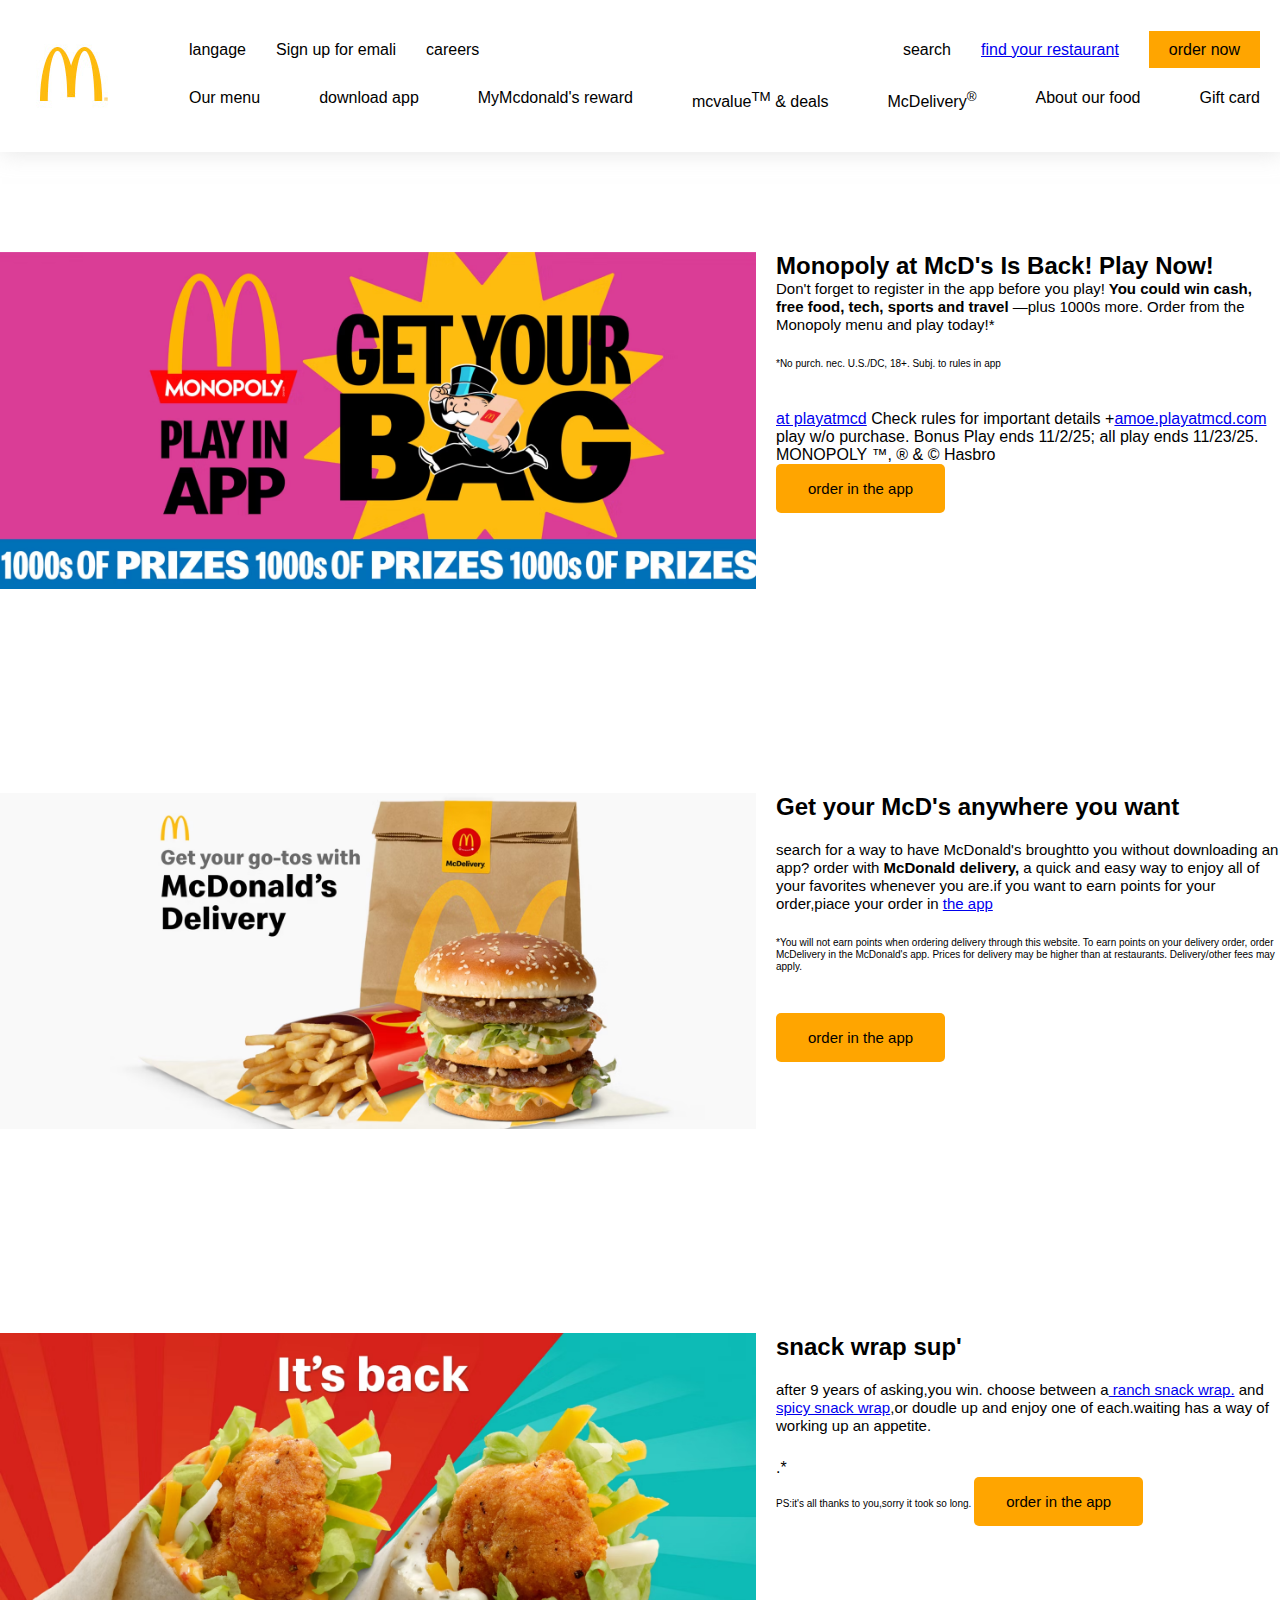
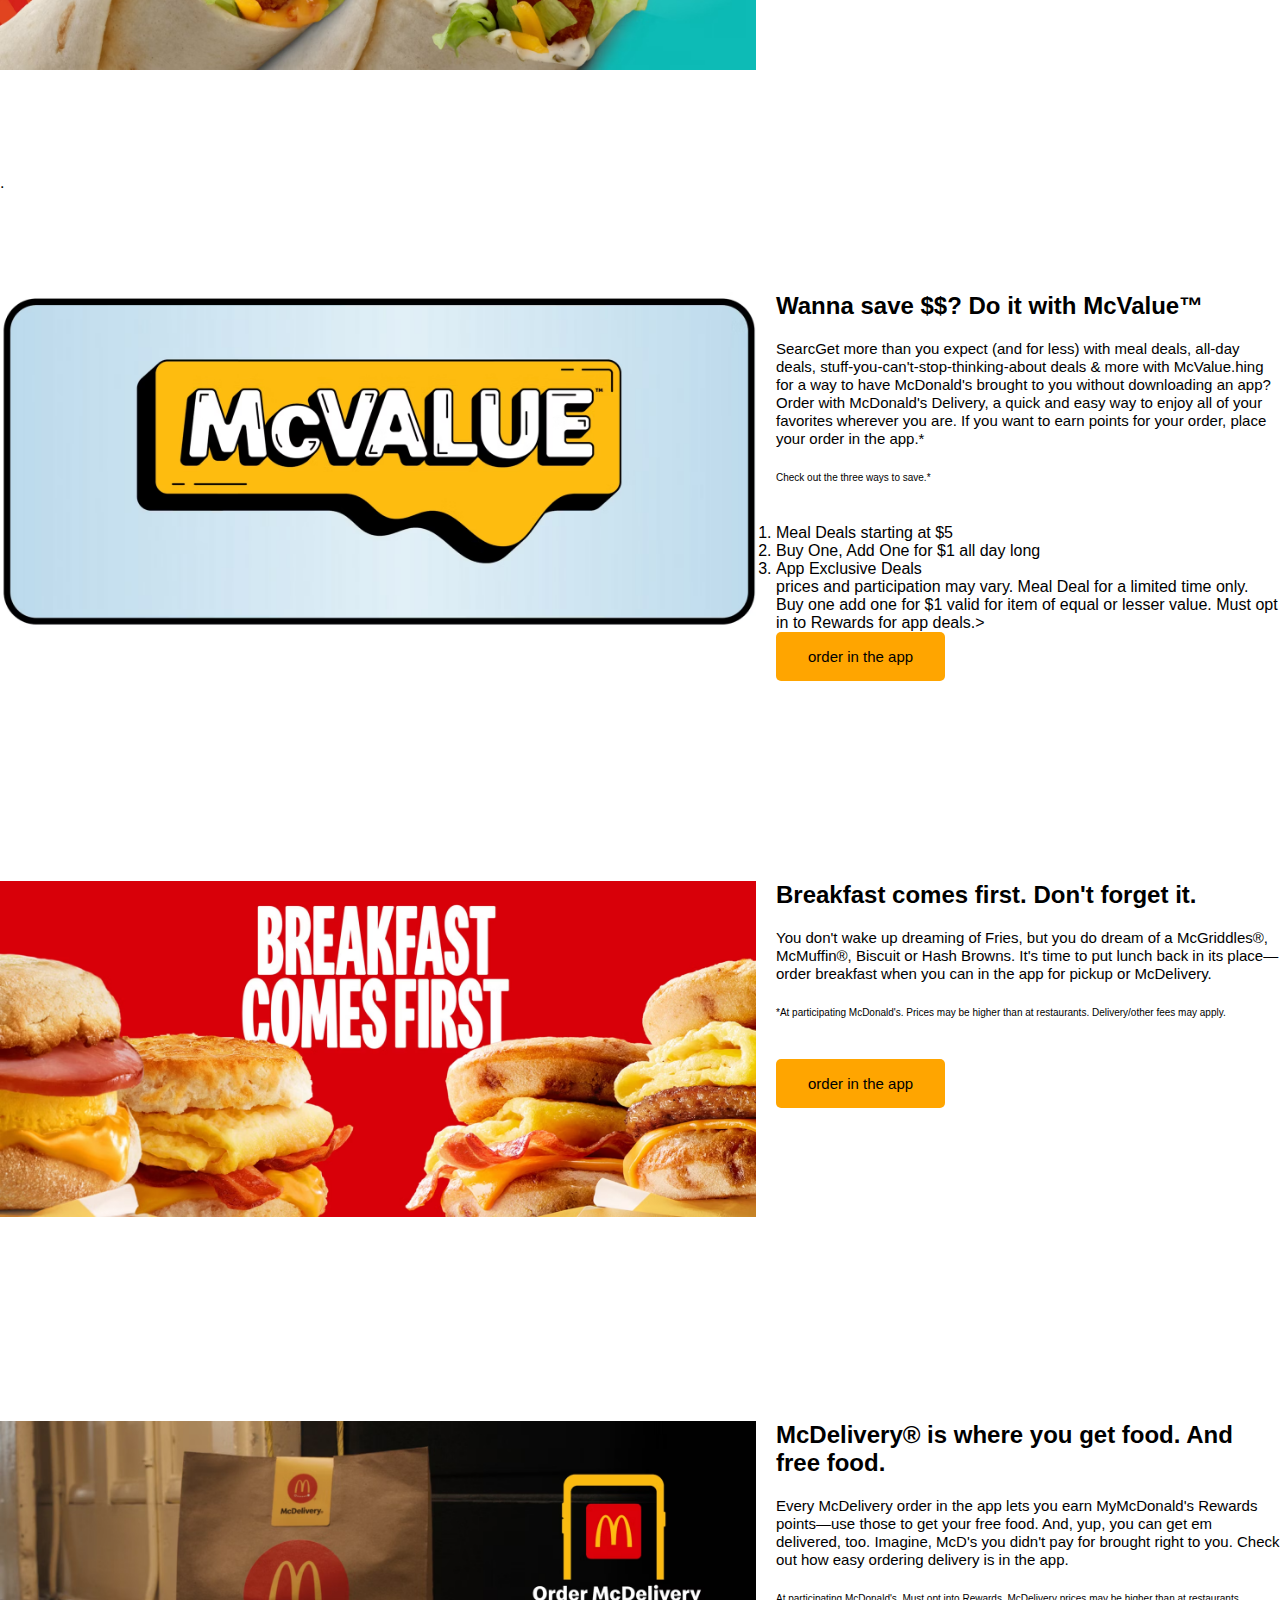
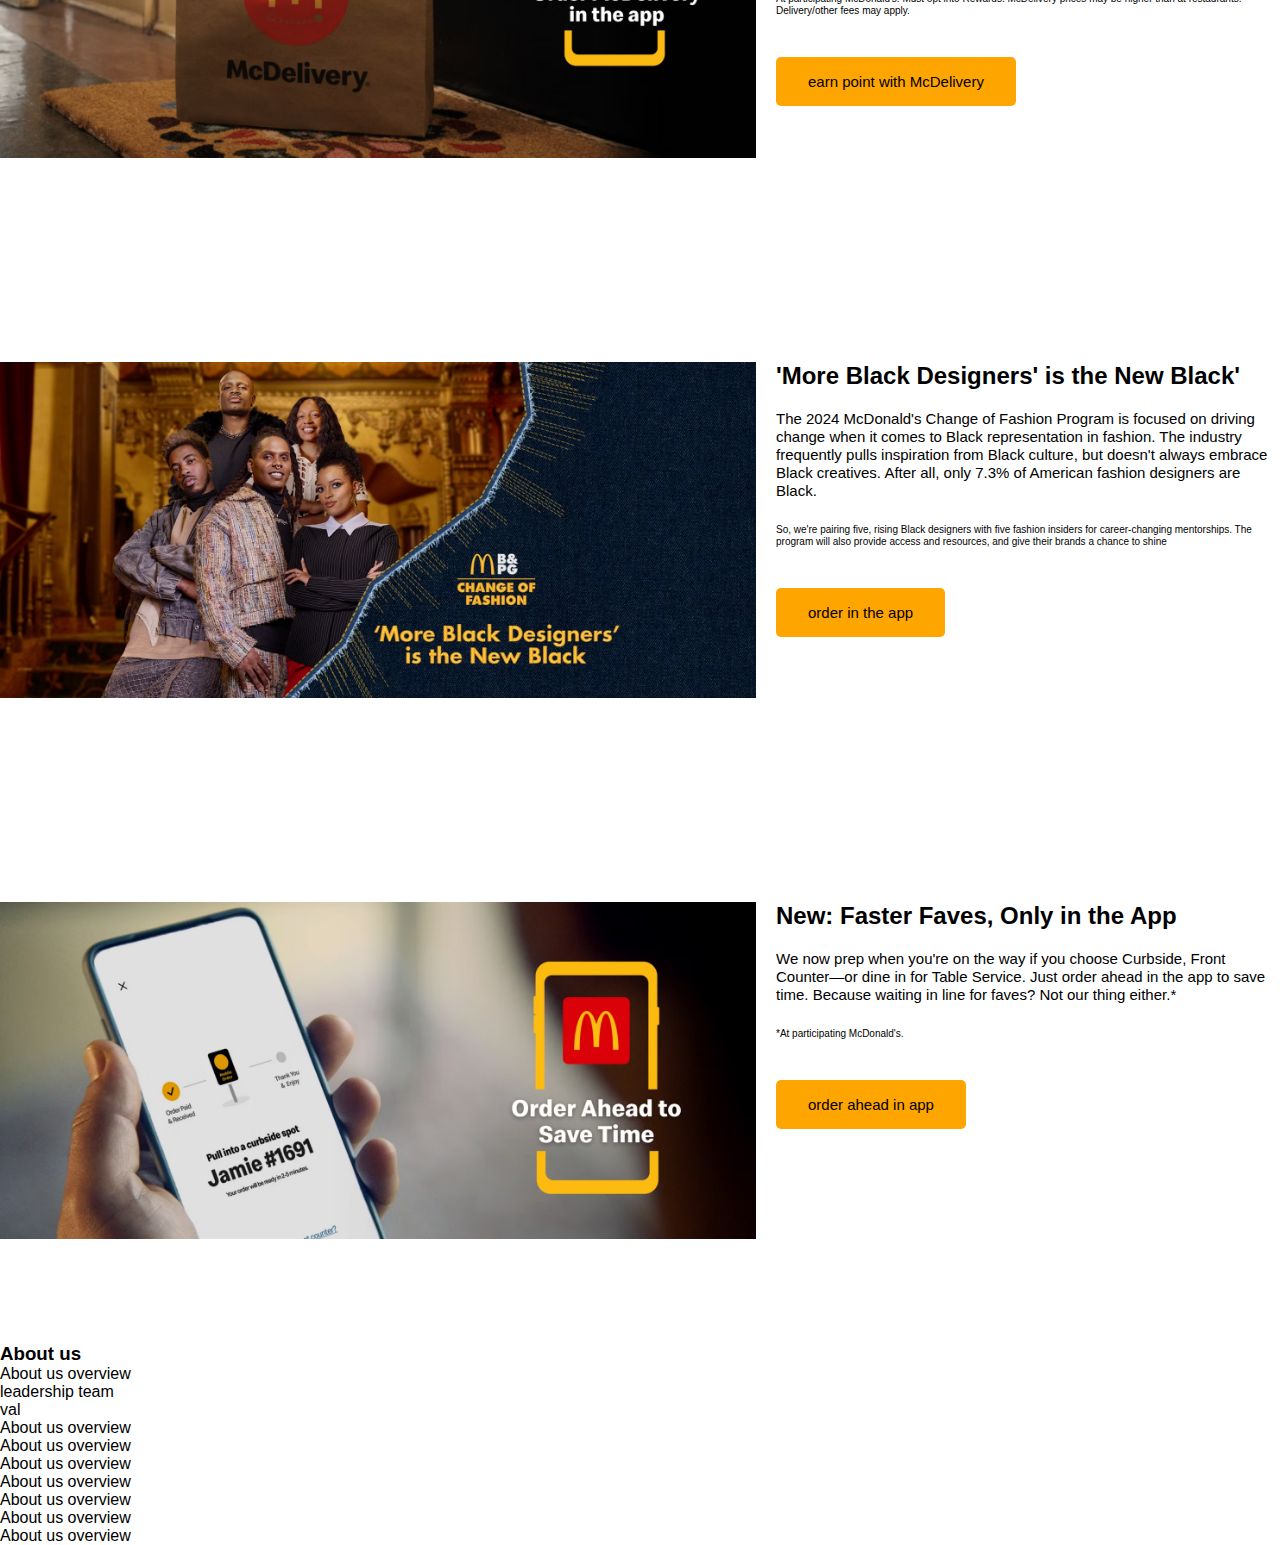
<file: index.html>
<!DOCTYPE html>
<html lang="en">

<head>
    <meta charset="UTF-8">
    <meta name="viewport" content="width=device-width, initial-scale=1.0">
    <title>McDonald's:Burgers, Fries, & More. Quality Ingredients</title>
    <link rel="stylesheet" href="./style.css">
</head>

<body>
    <nav>
        <!-- div>
            <a href="index.html">McDonald</a>
            <a href="downlod_app.html">download</a>
            <a href="reward.html">reward</a>
        </div>  -->
    </nav>
    <header class="header">
        <nav class="navigation">
            <div class="logo_parent">
                <a href="index.html">
                    <img src="./images/arches-logo_108x108.jpg" alt="">
                </a>

            </div>
            <div class="link_parent">
                <ul class="first_link">
                    <li><a href="#" class="link">langage</a></li>
                    <li> <a href="#" class="link">Sign up for emali</a></li>
                    <li> <a href="#" class="link">careers </a></li>
                    <li class="search_link"> <a href="#" class="link">search</a></li>
                    <li> <a href="#">find your restaurant</a></li>
                    <li> <a href="#" class="link order_link">order now</a></li>
                </ul>
                <ul class="second_link">
                    <li><a href="index.html" class="link"></a>Our menu</a></li>
                    <li><a href="downlod_app.html" class="link"></a>download app</a></li>
                    <li><a href="reward.html" class="link"></a>MyMcdonald's reward</a></li>
                    <li><a href="#" class="link"></a>mcvalue<sup>TM</sup> & deals</a></li>
                    <li><a href="#" class="link"></a>McDelivery<sup>&reg;</sup> </a></li>
                    <li><a href="#" class="link"></a>About our food</a></li>
                    <li><a href="#" class="link"></a>Gift card</a></li>
                </ul>
            </div>
        </nav>
    </header>
    <!-- section one -->
    <section class="section1">

        <div class="section1_image">
            <img src="./images/Monopoly Launch_COM_1Pub_1-column-desktop.avif" alt="">
        </div>


        <div class="section1_details">
            <h2 class="details_titler">Monopoly at McD's Is Back! Play Now!</h2>
            <p class="details_first">Don't forget to register in the app before you play!<strong> You could win cash,
                    free food, tech, sports
                    and travel</strong>
                —plus 1000s more. Order from the Monopoly menu and play today!*
            </p>
            <p class="details_second">*No purch. nec. U.S./DC, 18+. Subj. to rules in app </p>
            <a href="https:// at playatmcd.com">at playatmcd</a> Check rules for
            important details +<a href="https: amoe.playatmcd.com ">amoe.playatmcd.com</a> play w/o purchase. Bonus
            Play ends 11/2/25; all play ends
            11/23/25. MONOPOLY ™, ® & © Hasbro
            </p>
            <button class="details_btn">order in the app</button>
        </div>

    </section>
    <!-- section two -->
    <section class="section1">

        <div class="section1_image">
            <img src="./images/1PUB_Storefront_2336x1040_1-column-desktop.avif" alt="">
        </div>


        <div class="section1_details">
            <h2 class="details_title">Get your McD's anywhere you want</h2>
            <p class="details_first">search for a way to have McDonald's broughtto you without downloading an app? order
                with<strong> McDonald delivery,</strong> a quick and easy way to enjoy all of your favorites whenever
                you are.if you want to earn points for your order,piace your order in <a href="https://the app.com"> the
                    app</a>
            </p>
            <p class="details_second">*You will not earn points when ordering delivery through this website. To earn
                points on your delivery order, order McDelivery in the McDonald's app. Prices for delivery may be higher
                than at restaurants. Delivery/other fees may apply.
            </p>
            <button class="details_btn">order in the app</button>
        </div>
    </section>
    <!-- section three -->
    <section class="section1">

        <div class="section1_image">
            <img src="./images/SnackWrap_COM_1Pub_1-column-desktop.avif" alt="">
        </div>


        <div class="section1_details">
            <h2 class="details_title">snack wrap sup'</h2>
            <p class="details_first">after 9 years of asking,you win. choose between a<a
                    href="https://ranch snack wrap.com"> ranch snack wrap.</a> and<a href="https://spicy snack wrap">
                    spicy snack wrap</a>,or doudle up and enjoy one of each.waiting has a way of working up an appetite.
            </p>.*

            <p class="details_second">PS:it's all thanks to you,sorry it took so long.
                <button class="details_btn">order in the app</button>
        </div>
    </section>.
    <!-- section four -->
    <section class="section1">

        <div class="section1_image">
            <img src="./images/1PUB-MCVALUE-INTRO_1-column-desktop.avif" alt="">
        </div>


        <div class="section1_details">
            <h2 class="details_title">Wanna save $$? Do it with McValue™</h2>
            <p class="details_first">SearcGet more than you expect (and for less) with meal deals, all-day deals,
                stuff-you-can't-stop-thinking-about deals & more with McValue.hing for a way to have McDonald's brought
                to you without downloading an app?
                Order with McDonald's Delivery, a quick and easy way to enjoy all of your favorites wherever you are. If
                you want to earn points for your order, place your order in the app.*

            <p class="details_second">Check out the three ways to save.*</p>
            <ol>
                <li>Meal Deals starting at $5</li>
                <li>Buy One, Add One for $1 all day long</li>
                <li>App Exclusive Deals</li>
            </ol>
            <p>prices and participation may vary. Meal Deal for a limited time only. Buy one add one for $1 valid for
                item of equal or lesser value. Must opt in to Rewards for app deals.>
            </p>
            <button class="details_btn">order in the app</button>
        </div>
    </section>
    <!-- section five -->
    <section class="section1">

        <div class="section1_image">
            <img src="./images/1PUB_Breakfast_2336x1040_1-column-desktop.avif" alt="">
        </div>


        <div class="section1_details">
            <h2 class="details_title">Breakfast comes first. Don't forget it.</h2>
            <p class="details_first">You don't wake up dreaming of Fries, but you do dream of a McGriddles®, McMuffin®,
                Biscuit or Hash Browns. It's time to put lunch back in its place—order breakfast when you can in the app
                for pickup or McDelivery.
            </p>
            <p class="details_second">*At participating McDonald's. Prices may be higher than at restaurants.
                Delivery/other fees may apply.
            </p>
            <button class="details_btn">order in the app</button>
        </div>
    </section>
    <!-- section six -->
    <section class="section1">

        <div class="section1_image">
            <img src="./images/1PUB_DigitalExperience_McDelivery_1-column-desktop.avif" alt="">
        </div>


        <div class="section1_details">
            <h2 class="details_title">McDelivery® is where you get food. And free food. </h2>
            <p class="details_first">Every McDelivery order in the app lets you earn MyMcDonald's Rewards points—use
                those to get your free food. And, yup, you can get em delivered, too. Imagine, McD's you didn't pay for
                brought right to you. Check out how easy ordering delivery is in the app.</p>

            <p class="details_second">At participating McDonald's. Must opt into Rewards. McDelivery prices may be
                higher than at restaurants. Delivery/other fees may apply.</p>
            <button class="details_btn">earn point with McDelivery</button>
        </div>
    </section>
    <!-- section seven -->
    <section class="section1">

        <div class="section1_image">
            <img src="./images/MDBBPG24035_2336x1040_CLGRP_WEBSITE_BANNER_5-20-2024_1-column-desktop (1).avif" alt="">
        </div>


        <div class="section1_details">
            <h2 class="details_title">'More Black Designers' is the New Black'</h2>
            <p class="details_first">The 2024 McDonald's Change of Fashion Program is focused on driving change when it
                comes to Black representation in fashion. The industry frequently pulls inspiration from Black culture,
                but doesn't always embrace Black creatives. After all, only 7.3% of American fashion designers are
                Black.</p>

            <p class="details_second">So, we're pairing five, rising Black designers with five fashion insiders for
                career-changing mentorships. The program will also provide access and resources, and give their brands a
                chance to shine</p>
            <button class="details_btn">order in the app</button>
        </div>
    </section>
    <!-- section 8 -->
    <section class="section1">

        <div class="section1_image">
            <img src="./images/1PUB_ROA_2336x1040_1-column-desktop.avif" alt="">
        </div>


        <div class="section1_details">
            <h2 class="details_title">New: Faster Faves, Only in the App</h2>
            <p class="details_first">We now prep when you're on the way if you choose Curbside, Front Counter—or dine in
                for Table Service. Just order ahead in the app to save time. Because waiting in line for faves? Not our
                thing either.*</p>

            <p class="details_second">*At participating McDonald's.</p>
            <button class="details_btn">order ahead in app</button>
        </div>
    </section>
    <!-- footer -->
    <footer>
        <!-- first p -->
        <section class="footer1">
            <ul class="footer_list">
                <h3>About us</h3>
                <li>About us overview</li>
                <li>leadership team</li>
                <li>val</li>
                <li>About us overview</li>
                <li>About us overview</li>
                <li>About us overview</li>
                <li>About us overview</li>
                <li>About us overview</li>
                <li>About us overview</li>
                <li>About us overview</li>
            </ul>
        </section>
    </footer>
</body>
</header>

</html>
</file>
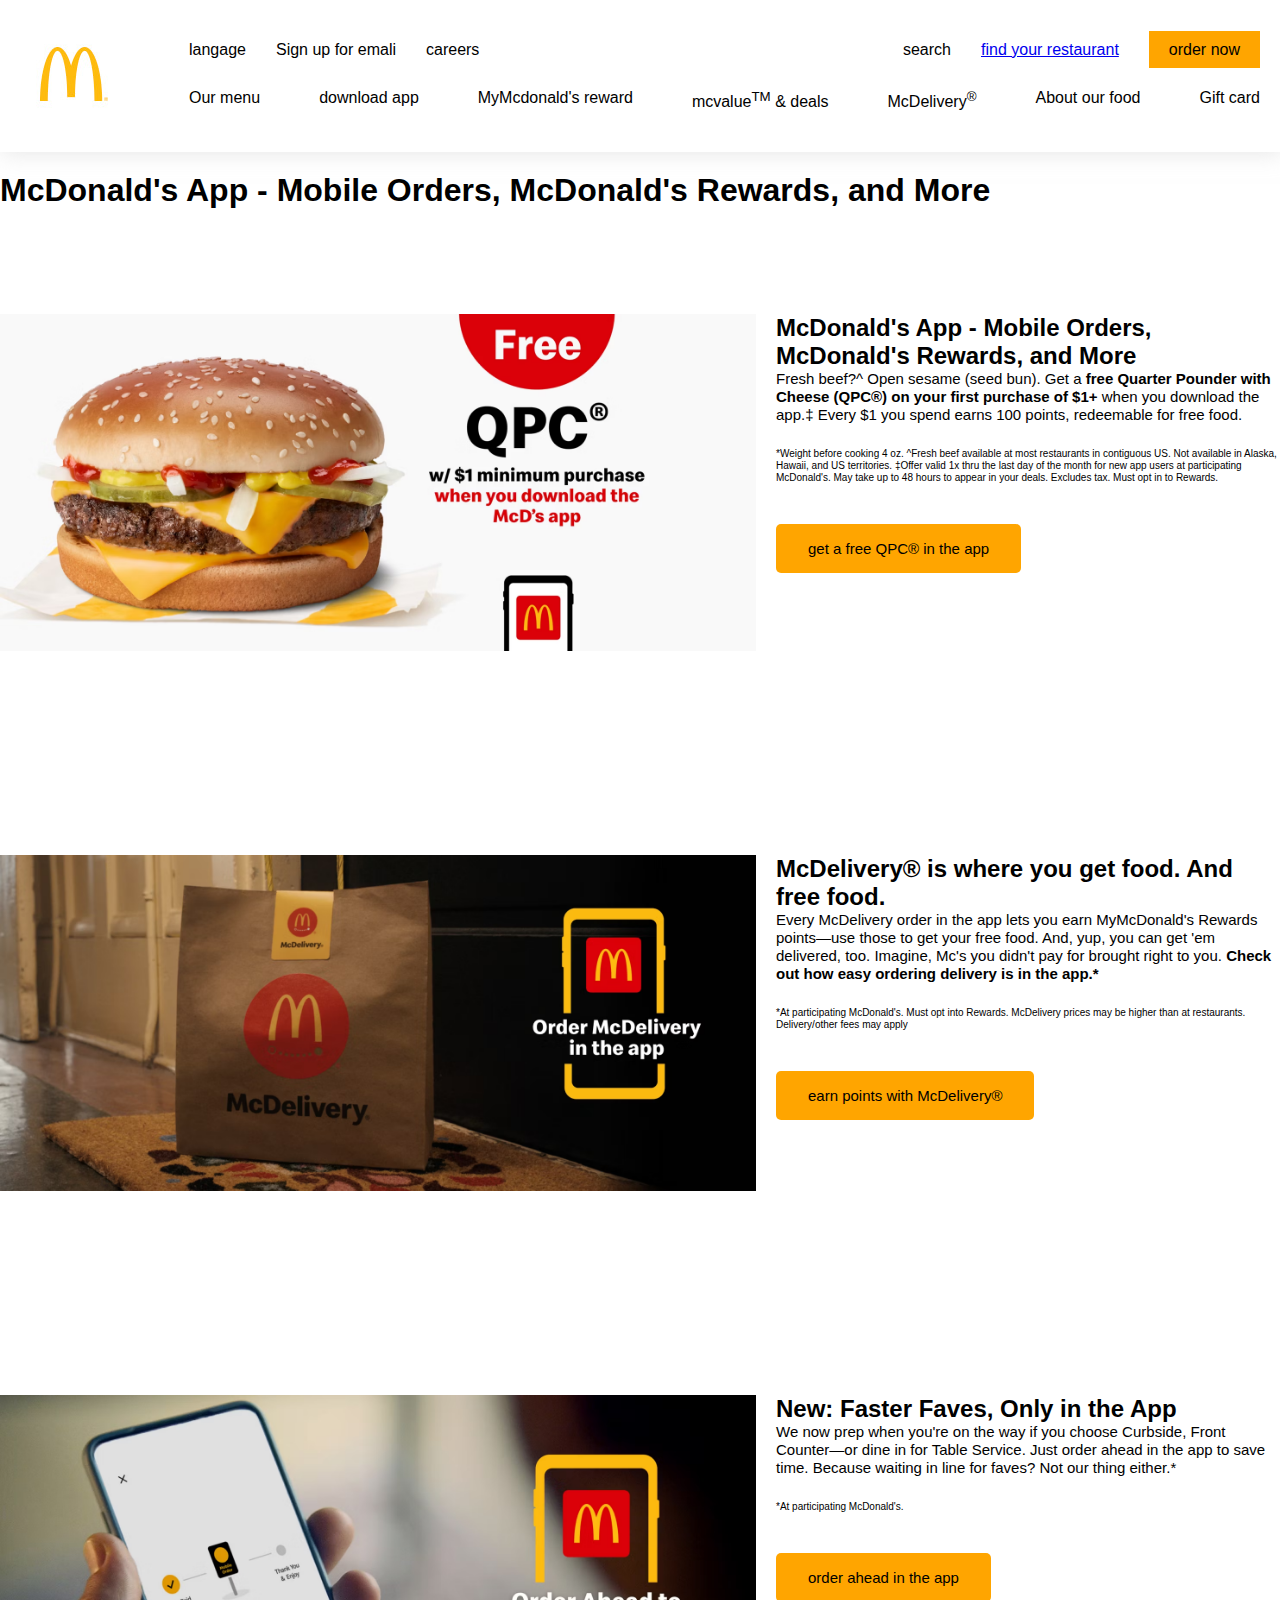
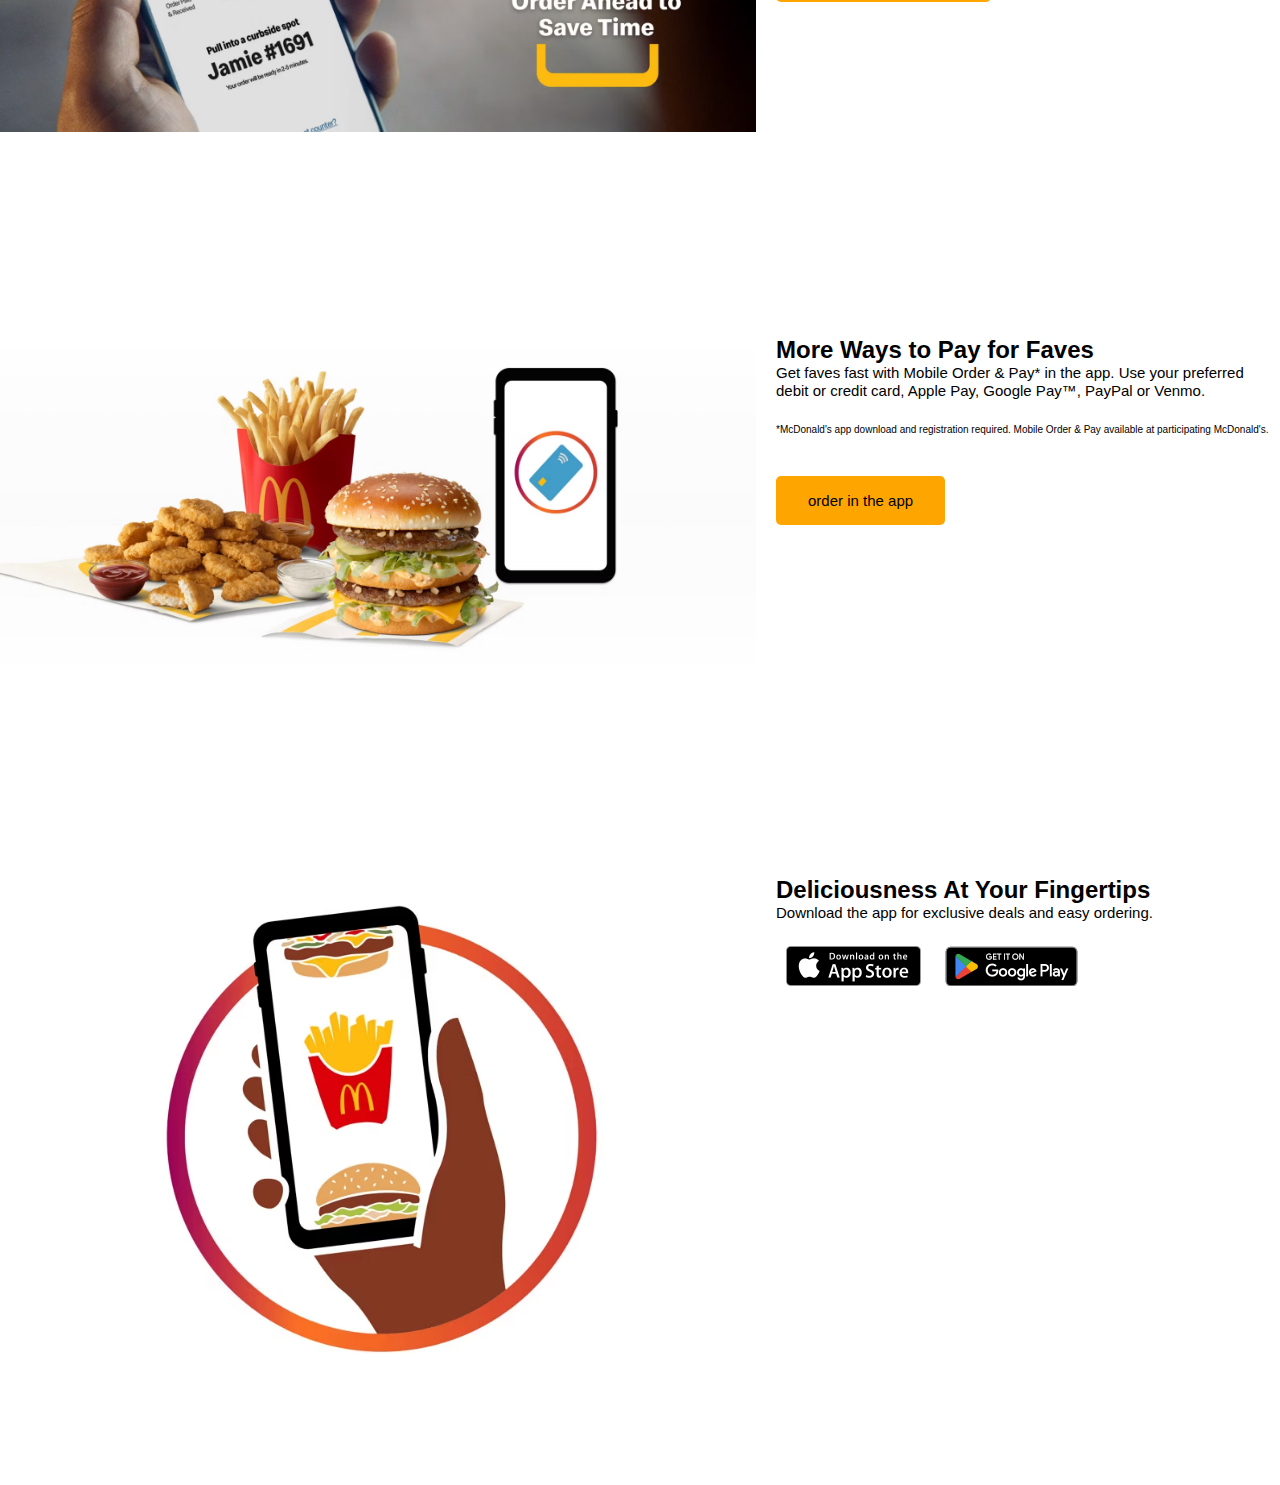
<file: downlod_app.html>
<!DOCTYPE html>
<html lang="en">

<head>
    <meta charset="UTF-8">
    <meta name="viewport" content="width=device-width, initial-scale=1.0">
    <title>McDonald</title>
    <link rel="stylesheet" href="style.css">
</head>

<body>
    <header class="header">
        <nav class="navigation">
            <div class="logo_parent">
                <img src="./images/arches-logo_108x108.jpg" alt="">
                </a>

            </div>
            <div class="link_parent">
                <ul class="first_link">
                    <li><a href="#" class="link">langage</a></li>
                    <li> <a href="#" class="link">Sign up for emali</a></li>
                    <li> <a href="#" class="link">careers </a></li>
                    <li class="search_link"> <a href="#" class="link">search</a></li>
                    <li> <a href="#">find your restaurant</a></li>
                    <li> <a href="#" class="link order_link">order now</a></li>
                </ul>
                <ul class="second_link">
                    <li><a href="index.html" class="link"></a>Our menu</a></li>
                    <li><a href="downlod_app.html" class="link"></a>download app</a></li>
                    <li><a href="reward.html" class="link"></a>MyMcdonald's reward</a></li>
                    <li><a href="#" class="link"></a>mcvalue<sup>TM</sup> & deals</a></li>
                    <li><a href="#" class="link"></a>McDelivery<sup>&reg;</sup> </a></li>
                    <li><a href="#" class="link"></a>About our food</a></li>
                    <li><a href="#" class="link"></a>Gift card</a></li>
                </ul>
            </div>
        </nav>
    </header>
    <!-- section -->
    <h1 class="right">McDonald's App - Mobile Orders, McDonald's Rewards, and More</h1>
    <section class="section1">
        <div class="section1_image">
            <img src="./images/1PUB_QPC DL Incentive_2336x1040_1-column-desktop.avif" alt="">
        </div>
        <div class="section1_details">
            <h2 class="details_titler">McDonald's App - Mobile Orders, McDonald's Rewards, and More</h2>
            <p class="details_first">Fresh beef?^ Open sesame (seed bun). Get a <strong> free Quarter Pounder with
                    Cheese (QPC®)
                    on your first purchase of $1+</strong> when you download the app.‡ Every $1 you spend earns 100
                points,
                redeemable for free food.
            </p>
            <p class="details_second"> *Weight before cooking 4 oz.
                ^Fresh beef available at most restaurants in contiguous US. Not available in Alaska, Hawaii, and US
                territories.
                ‡Offer valid 1x thru the last day of the month for new app users at participating McDonald's. May take
                up to 48 hours to appear in your deals. Excludes tax. Must opt in to Rewards.</p>

            <button class="details_btn">get a free QPC® in the app</button>
        </div>

    </section>
    <section class="section1">
        <div class="section1_image">
            <img src="./images/1PUB_DigitalExperience_McDelivery_1-column-desktop.avif" alt="McDelivery">
        </div>
        <div class="section1_details">
            <h2 class="details_titler">McDelivery® is where you get food. And free food. </h2>
            <p class="details_first">Every McDelivery order in the app lets you earn MyMcDonald's Rewards points—use
                those to get your free food. And, yup, you can get 'em delivered, too. Imagine, Mc's you didn't pay for
                brought right to you.<strong> Check out how easy ordering delivery is in the app.*</strong>
            </p>
            <p class="details_second"> *At participating McDonald's. Must opt into Rewards. McDelivery prices may be
                higher than at restaurants. Delivery/other fees may apply</p>

            <button class="details_btn">earn points with McDelivery®</button>
        </div>

    </section>
    <section class="section1">
        <div class="section1_image">
            <img src="./images/1PUB_ROA_2336x1040_1-column-desktop.avif" alt="McDelivery">
        </div>
        <div class="section1_details">
            <h2 class="details_titler">New: Faster Faves, Only in the App </h2>
            <p class="details_first">We now prep when you're on the way if you choose Curbside, Front Counter—or dine in
                for Table Service. Just order ahead in the app to save time. Because waiting in line for faves? Not our
                thing either.*
            </p>
            <p class="details_second">*At participating McDonald's.</p>

            <button class="details_btn">order ahead in the app</button>
        </div>

    </section>
    <section class="section1">
        <div class="section1_image">
            <img src="./images/1PUB_DownloadApp_PaypalVenmo_BestBurger_2236x1040_1-column-desktop.avif"
                alt="McDelivery">
        </div>
        <div class="section1_details">
            <h2 class="details_titler">More Ways to Pay for Faves</h2>
            <p class="details_first">Get faves fast with Mobile Order & Pay* in the app. Use your preferred debit or
                credit card, Apple Pay, Google Pay™, PayPal or Venmo.
            </p>
            <p class="details_second"> *McDonald's app download and registration required. Mobile Order & Pay available
                at participating McDonald's.</p>

            <button class="details_btn">order in the app</button>
        </div>

    </section>
    <section class="section1">
        <div class="section1_image">
            <img src="./images/3PUB_Loyalty_LP_EarnPoints_2336x1040_3-column-desktop.avif" alt="McDelivery">
        </div>
        <div class="section1_details">
            <h2 class="details_titler">
                Deliciousness At Your Fingertips</h2>
            <p class="details_first">Download the app for exclusive deals and easy ordering.
            </p>
            <div>
                <img src="/images/app_store_badge.png" alt="app">
                <img src="./images/DownloadApp_Googleplay_154x40.png" alt="download">
            </div>
        </div>
    </section>
    <h2></h2>
</body>

</html>
</file>
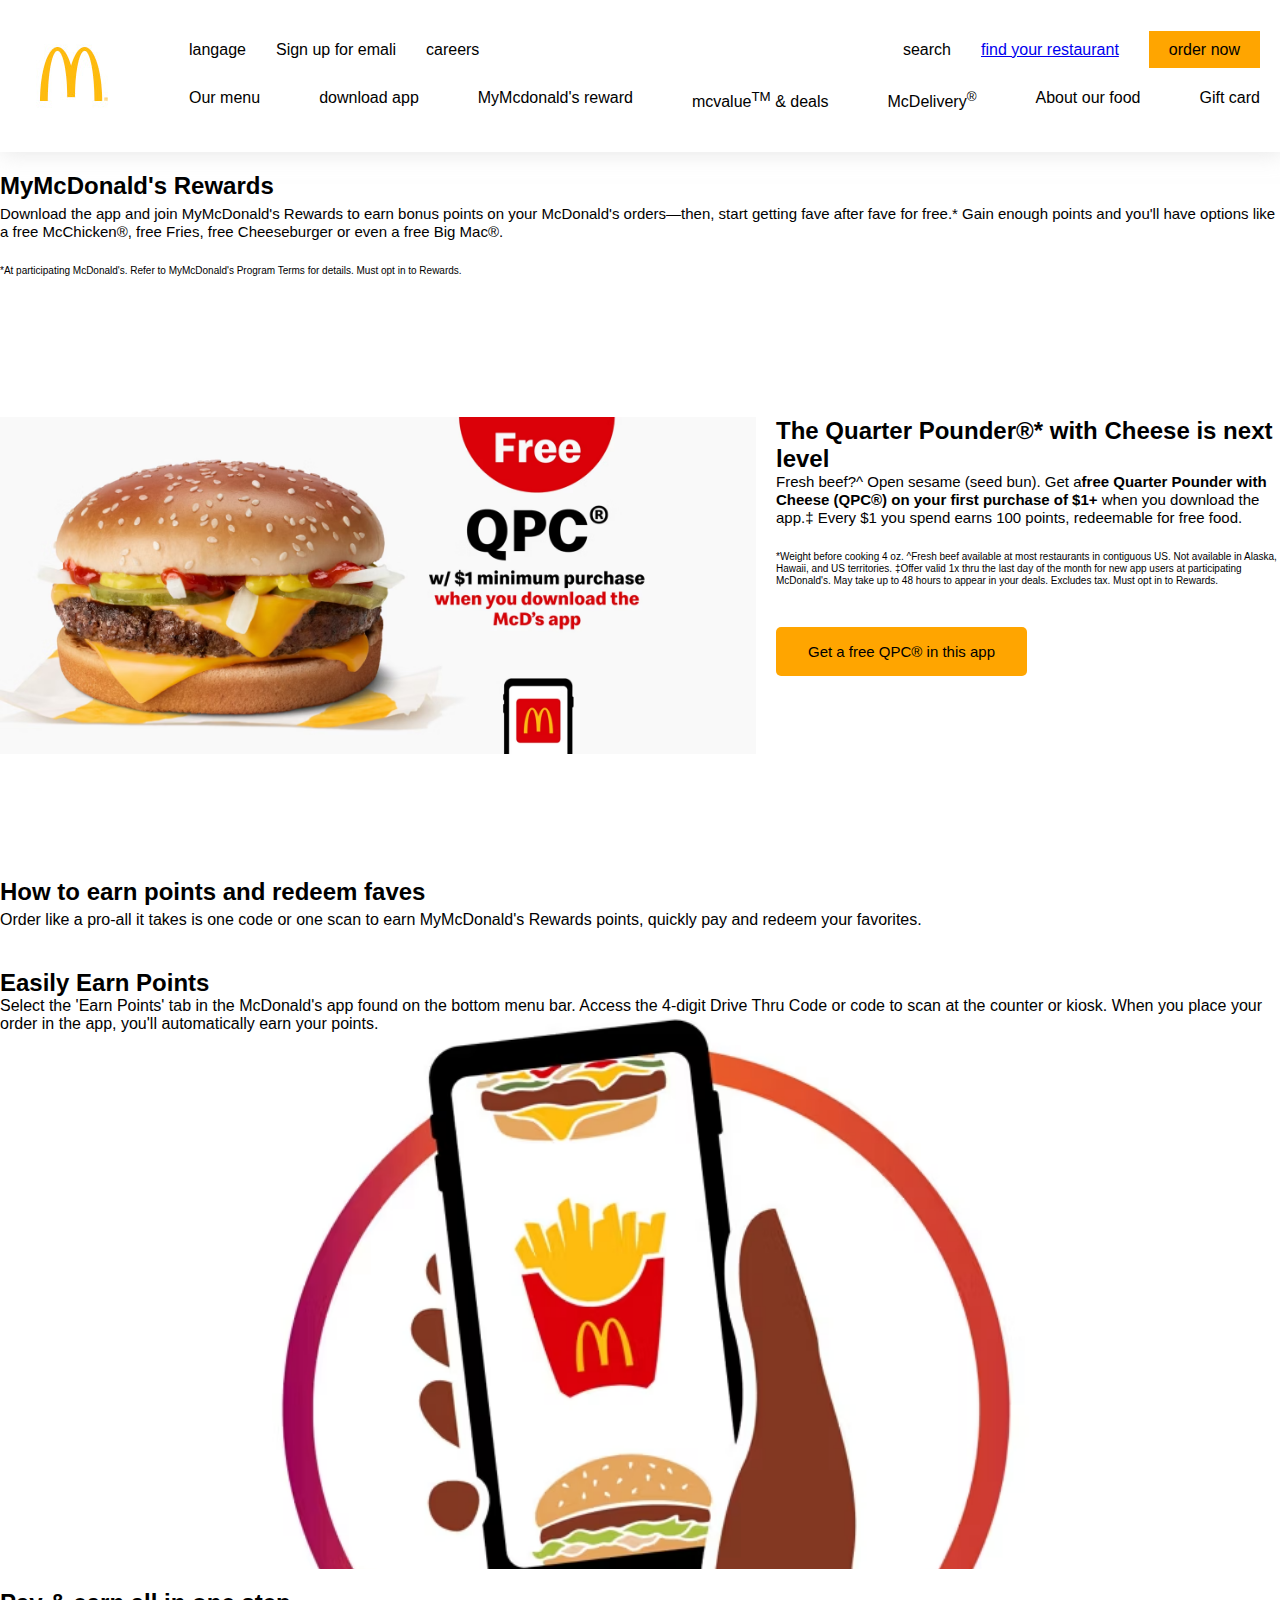
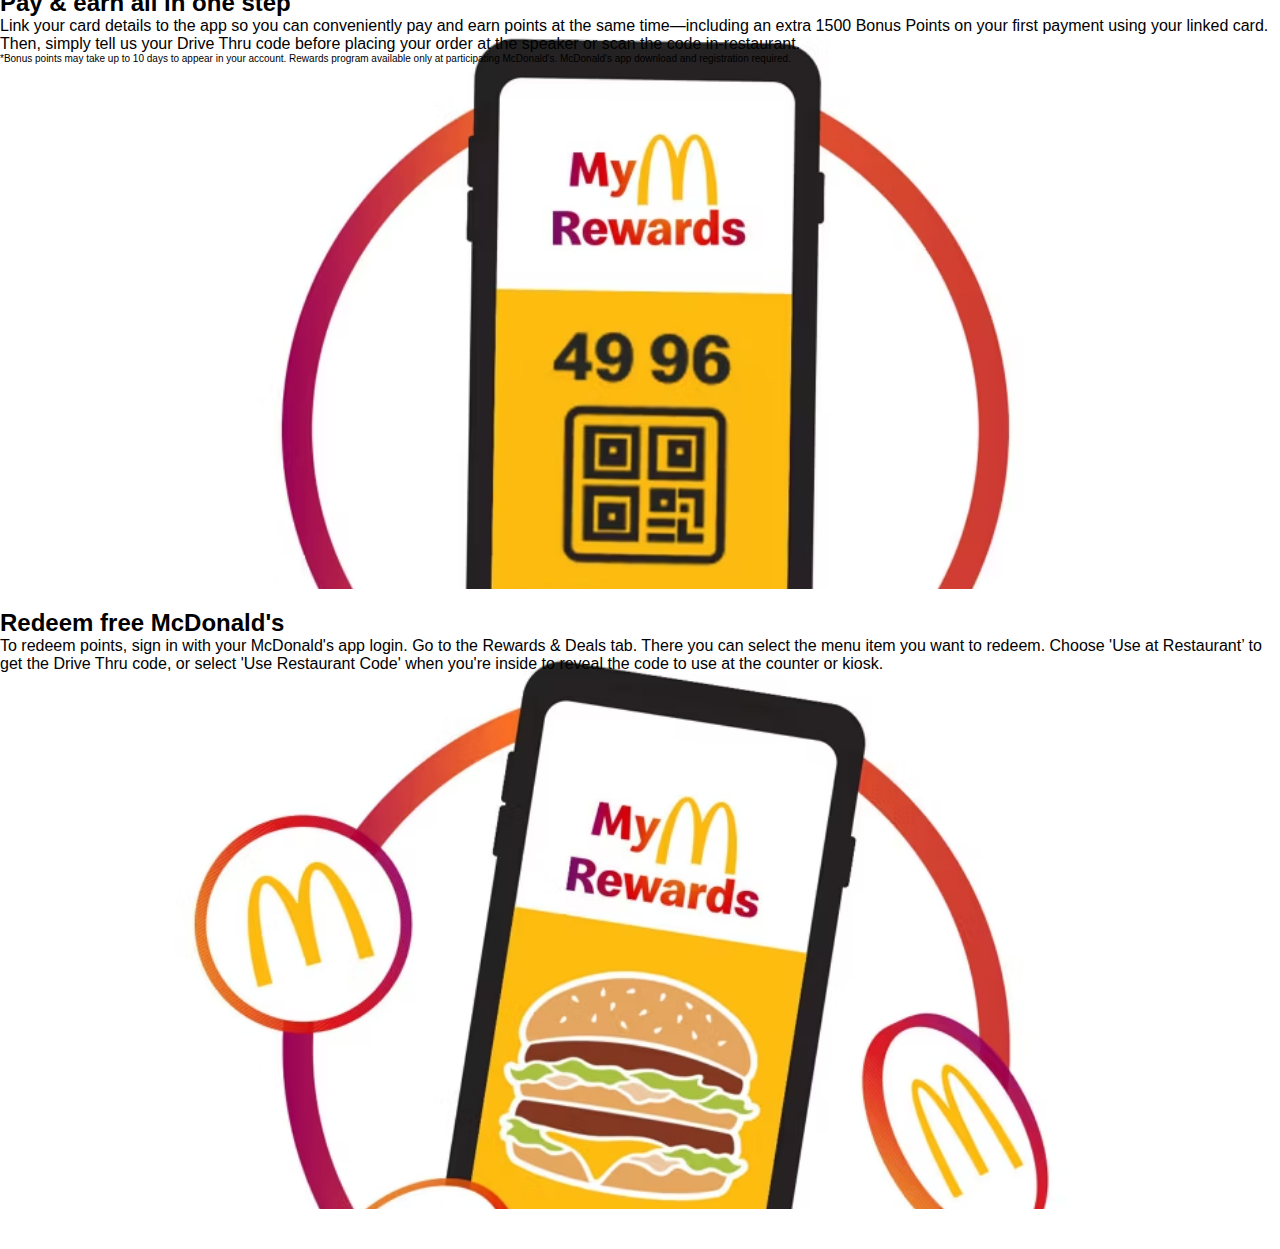
<file: reward.html>
<!DOCTYPE html>
<html lang="en">

<head>
    <meta charset="UTF-8">
    <meta name="viewport" content="width=device-width, initial-scale=1.0">
    <title>Rewards</title>
    <link rel="stylesheet" href="style.css">
</head>

<body>
    <header class="header">
        <nav class="navigation">
            <div class="logo_parent">
                <a href="index.html">
                    <img src="./images/arches-logo_108x108.jpg" alt="">
                </a>

            </div>
            <div class="link_parent">
                <ul class="first_link">
                    <li><a href="#" class="link">langage</a></li>
                    <li> <a href="#" class="link">Sign up for emali</a></li>
                    <li> <a href="#" class="link">careers </a></li>
                    <li class="search_link"> <a href="#" class="link">search</a></li>
                    <li> <a href="#">find your restaurant</a></li>
                    <li> <a href="#" class="link order_link">order now</a></li>
                </ul>
                <ul class="second_link">
                    <li><a href="index.html" class="link"></a>Our menu</a></li>
                    <li><a href="downlod_app.html" class="link"></a>download app</a></li>
                    <li><a href="reward.html" class="link"></a>MyMcdonald's reward</a></li>
                    <li><a href="#" class="link"></a>mcvalue<sup>TM</sup> & deals</a></li>
                    <li><a href="#" class="link"></a>McDelivery<sup>&reg;</sup> </a></li>
                    <li><a href="#" class="link"></a>About our food</a></li>
                    <li><a href="#" class="link"></a>Gift card</a></li>
                </ul>
            </div>
        </nav>
    </header>
    <div>
        <h2 class="right">MyMcDonald's Rewards</h2>
        <p class="details_firsts">Download the app and join MyMcDonald's Rewards to earn bonus points on your
            McDonald's orders—then, start getting fave after fave for free.* Gain enough points and you'll have
            options like a free McChicken®, free Fries, free Cheeseburger or even a free Big Mac®.</p>
        <p class="details_seconds">*At participating McDonald's. Refer to MyMcDonald's Program Terms for details.
            Must opt in to Rewards.</p>
    </div>
    <section class="section1">
        <div class="section1_image">
            <img src="./images/1PUB_QPC DL Incentive_2336x1040_1-column-desktop.avif" alt="McDelivery">
        </div>
        <div class="section1_details">
            <h2 class="details_titler">The Quarter Pounder®* with Cheese is next level</h2>
            <p class="details_first">Fresh beef?^ Open sesame (seed bun). Get a<strong>free Quarter Pounder
                    with Cheese (QPC®) on your first purchase of $1+</strong> when you download the app.‡ Every $1 you
                spend earns
                100 points, redeemable for free food.
            </p>
            <p class="details_second"> *Weight before cooking 4 oz.
                ^Fresh beef available at most restaurants in contiguous US. Not available in Alaska, Hawaii, and US
                territories.
                ‡Offer valid 1x thru the last day of the month for new app users at participating McDonald's. May take
                up to 48 hours to appear in your deals. Excludes tax. Must opt in to Rewards.</p>

            <button class="details_btn">Get a free QPC® in this app</button>
        </div>
    </section>
    <h2 class="right">How to earn points and redeem faves</h2>
    <p>Order like a pro-all it takes is one code or one scan to earn MyMcDonald's Rewards points, quickly pay and
        redeem your favorites.</p>
    <section class="project_team">
            <div class="team team1">
                <h2>Easily Earn Points</h2>
                <p>Select the 'Earn Points' tab in the McDonald's app found on the bottom menu bar. Access the 4-digit
                    Drive Thru Code or code to scan at the counter or kiosk. When you place your order in the app,
                    you'll automatically earn your points.</p>
            </div>
            <div class="team team2">
                <h2>Pay & earn all in one step</h2>
                <p>
                    Link your card details to the app so you can conveniently pay and earn points at the same
                    time—including an extra 1500 Bonus Points on your first payment using your linked card. Then, simply
                    tell us your Drive Thru code before placing your order at the speaker or scan the code
                    in-restaurant.</p>
                <p class="details_second">*Bonus points may take up to 10 days to appear in your account. Rewards
                    program available only at participating McDonald's. McDonald's app download and registration
                    required.</p>
            </div>
            <div class="team team3">
                <h2>Redeem free McDonald's</h2>
                <p>To redeem points, sign in with your McDonald's app login. Go to the Rewards & Deals tab. There you
                    can select the menu item you want to redeem. Choose 'Use at Restaurant’ to get the Drive Thru code,
                    or select 'Use Restaurant Code' when you're inside to reveal the code to use at the counter or
                    kiosk.</p>
            </div>
        </div>
    <!-- </section>
    <h2 class="right">More points unlock more rewards</h2>
    <p>It's easy to track your McDonald's points and see how far you are from unlocking the next tier of free
        McDonald's.</p>
         <section class="section2">
        <div class="section2_boxes">
            <div class="section2_cards">
                <img src="./images/3PUB_Loyalty_LP_EarnPoints_2336x1040_3-column-desktop.avif" alt="loyalty" />
                <h4>Easily Earn Points</h4>
                <p>Select the 'Earn Points' tab in the McDonald's app found on the bottom menu bar. Access the 4-digit
                    Drive Thru Code or code to scan at the counter or kiosk. When you place your order in the app,
                    you'll automatically earn your points.</p>
            </div>
            <div class="section2_card">
                <img src="./images/3PUB_Loyalty_LP_PayEarn_2336x1040_3-column-desktop.avif" alt="loyalty" />
                <h4>Pay & earn all in one step</h4>
                <p>
                    Link your card details to the app so you can conveniently pay and earn points at the same
                    time—including an extra 1500 Bonus Points on your first payment using your linked card. Then, simply
                    tell us your Drive Thru code before placing your order at the speaker or scan the code
                    in-restaurant.</p> -->
</body>

</html>
</file>
<file: style.css>
*{
    margin: 0px;
    padding: 0px;
}
body{
    font-family: Arial, Helvetica, sans-serif;
}
.header{
    box-shadow: 2px 2px 20px rgba(209,209,209,0.5);
}   

.navigation{
    display: flex;
    align-items: center;
    padding: 20px;
    gap: 50px;
}
    
.first_link{
    display: flex;
    list-style: none;
    gap: 30px;
}
.second_link{
    display: flex;
    justify-content: space-between;
    list-style: none;
    margin-top: 30px;
   
}
.logo_parent{
    width: 10%;
}
.link_parent{
    width: 90%;
}
.search_link{
    margin-left: auto;
}
.link {
    text-decoration: none;
    color: black;
}
.order_link{
    padding: 10px 20px;
    background-color: orange;
}
.section1{
    display: flex;
    gap: 20px;
  padding: 100px 0px;
     
}
.section1_image{
    width: 60%;
}
.section1_details{
width: 40%;
}
.section1_image img{
    width: 100%;
}
.section_details{
margin-bottom: 20px;
}
.details_title{
    margin-bottom: 20px;
}
.details_first{
font-size: 15px;
line-height: 1.2;
margin-bottom: 1.5rem;
}
.details_second{
font-size: 10px;
margin-bottom: 2.5rem;
line-height: 1.2;
}
.details_btn{
    background-color: orange;
    padding: 1rem 2rem;
    border: none;
    border-radius: 5px;
    font-size: 15px;
}
.right{
    font-size: 400;
    margin-top: 20px;
    align-items: center;
    margin-bottom: 5px;
    justify-content: center;
}
.details_seconds{
font-size: 10px;
margin-bottom: 2.5rem;
line-height: 1.2;
align-items: center;
justify-content: center;
}
.details_firsts{
font-size: 15px;
line-height: 1.2;
margin-bottom: 1.5rem;
align-items: center;
justify-content: center;
}
.team {
    background-size: cover;
    height: 600px;
}
.team1 {
    background-image: url(./images/3PUB_Loyalty_LP_EarnPoints_2336x1040_3-column-desktop.avif);
}

.team2 {
    background-image: url(./images/3PUB_Loyalty_LP_PayEarn_2336x1040_3-column-desktop.avif);
}

.team3 {
    background-image: url(./images/3PUB_Loyalty_LP_Redeem_2336x1040_3-column-desktop.avif);
}
.project_team{
    display: grid;
    grid-template-columns: 3, 1fr;
    margin: 40px auto;
    gap: 20px;
}
</file>
